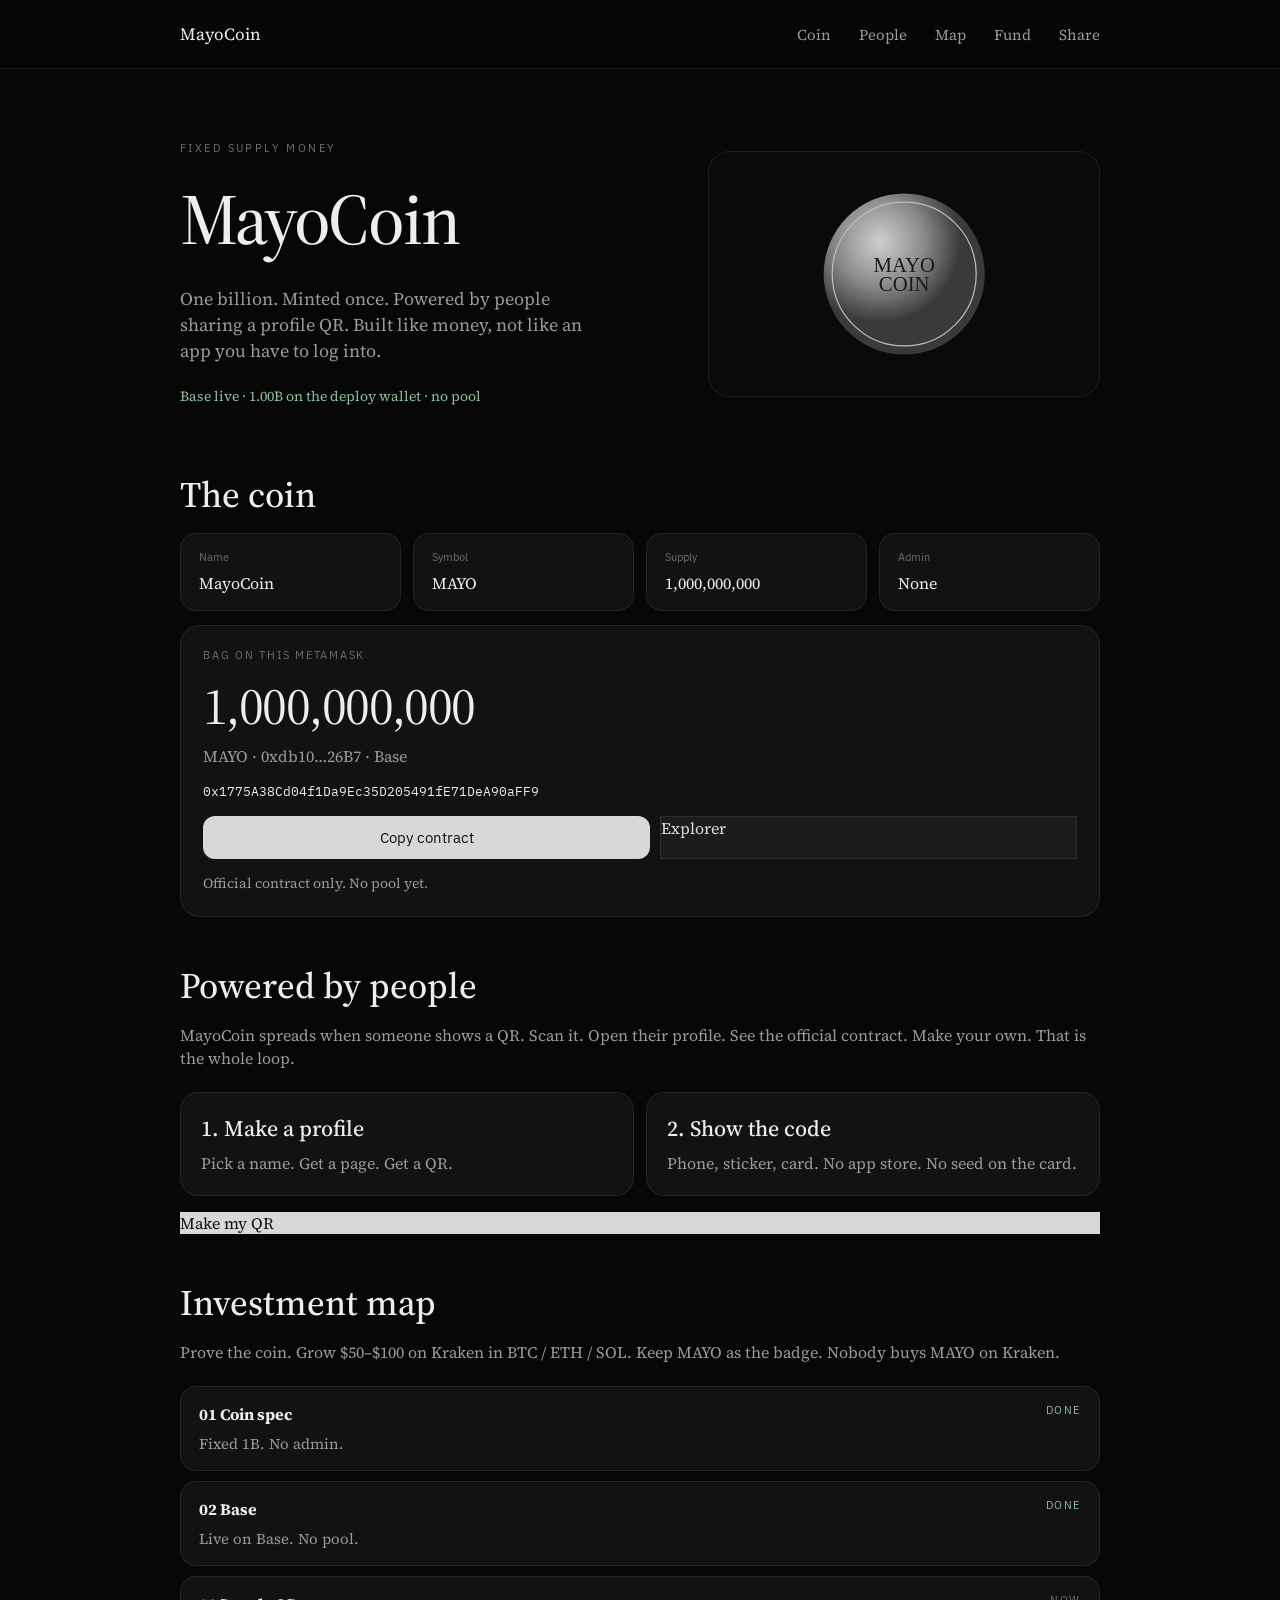
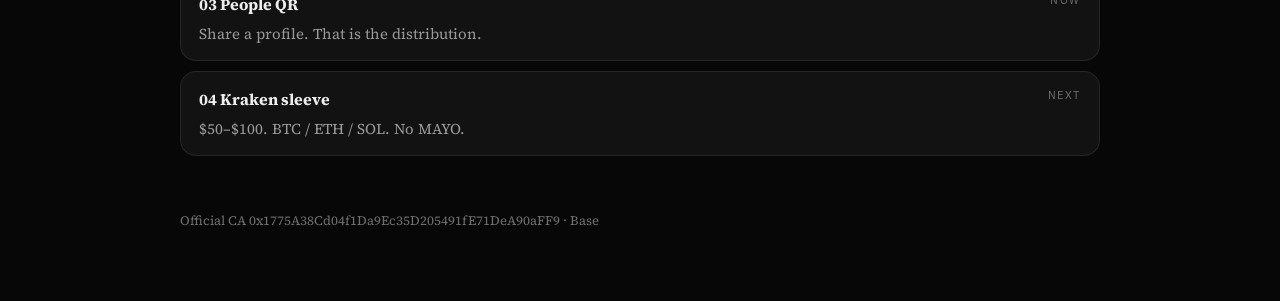
<file: index.html>
<!DOCTYPE html>
<html lang="en">
<head>
  <meta charset="UTF-8" />
  <meta name="viewport" content="width=device-width, initial-scale=1.0" />
  <title>MayoCoin</title>
  <link rel="icon" href="assets/token.svg" />
  <link href="https://fonts.googleapis.com/css2?family=IBM+Plex+Mono:wght@400;500&family=IBM+Plex+Sans:wght@400;500&family=Source+Serif+4:ital,opsz,wght@0,8..60,400;0,8..60,500;1,8..60,400&display=swap" rel="stylesheet" />
  <link rel="stylesheet" href="css/hq.css" />
</head>
<body>
  <header>
    <div class="wrap nav">
      <a class="logo" href="index.html">MayoCoin</a>
      <div class="nav-links">
        <a href="#coin">Coin</a>
        <a href="#people">People</a>
        <a href="#map">Map</a>
        <a href="#fund">Fund</a>
        <a href="share.html">Share</a>
      </div>
    </div>
  </header>
  <div class="wrap hero">
    <div>
      <div class="kicker">Fixed supply money</div>
      <h1>MayoCoin</h1>
      <p class="lede">One billion. Minted once. Powered by people sharing a profile QR. Built like money, not like an app you have to log into.</p>
      <p class="status">Base live · 1.00B on the deploy wallet · no pool</p>
    </div>
    <div class="coin-art" aria-hidden="true">
      <svg viewBox="0 0 640 400" xmlns="http://www.w3.org/2000/svg">
        <defs><radialGradient id="g" cx="35%" cy="30%"><stop offset="0%" stop-color="#cfcfcf"/><stop offset="55%" stop-color="#8a8a8a"/><stop offset="100%" stop-color="#3a3a3a"/></radialGradient></defs>
        <rect width="640" height="400" fill="#0a0a0a"/>
        <circle cx="320" cy="200" r="132" fill="url(#g)"/>
        <circle cx="320" cy="200" r="118" fill="none" stroke="#bdbdbd" stroke-width="2"/>
        <text x="320" y="196" text-anchor="middle" font-family="Times New Roman, serif" font-size="34" fill="#1a1a1a">MAYO</text>
        <text x="320" y="228" text-anchor="middle" font-family="Times New Roman, serif" font-size="34" fill="#1a1a1a">COIN</text>
      </svg>
    </div>
  </div>
  <section id="coin">
    <div class="wrap">
      <h2>The coin</h2>
      <div class="stats">
        <div class="stat"><span>Name</span>MayoCoin</div>
        <div class="stat"><span>Symbol</span>MAYO</div>
        <div class="stat"><span>Supply</span>1,000,000,000</div>
        <div class="stat"><span>Admin</span>None</div>
      </div>
      <div class="bag">
        <div class="label">Bag on this MetaMask</div>
        <div class="qty">1,000,000,000</div>
        <div class="sub">MAYO · 0xdb10…26B7 · Base</div>
        <div class="ca" id="ca">0x1775A38Cd04f1Da9Ec35D205491fE71DeA90aFF9</div>
        <div class="row">
          <button class="btn-light" type="button" id="copy">Copy contract</button>
          <a class="btn-dark" href="https://basescan.org/token/0x1775A38Cd04f1Da9Ec35D205491fE71DeA90aFF9" target="_blank" rel="noopener">Explorer</a>
        </div>
        <p class="note">Official contract only. No pool yet.</p>
      </div>
    </div>
  </section>
  <section id="people">
    <div class="wrap">
      <h2>Powered by people</h2>
      <p class="section-lede">MayoCoin spreads when someone shows a QR. Scan it. Open their profile. See the official contract. Make your own. That is the whole loop.</p>
      <div class="grid-2">
        <div class="panel"><h3>1. Make a profile</h3><p>Pick a name. Get a page. Get a QR.</p></div>
        <div class="panel"><h3>2. Show the code</h3><p>Phone, sticker, card. No app store. No seed on the card.</p></div>
      </div>
      <div class="row" style="margin-top:16px"><a class="btn-light" href="share.html">Make my QR</a></div>
    </div>
  </section>
  <section id="map">
    <div class="wrap">
      <h2>Investment map</h2>
      <p class="section-lede">Prove the coin. Grow $50–$100 on Kraken in BTC / ETH / SOL. Keep MAYO as the badge. Nobody buys MAYO on Kraken.</p>
      <div class="steps">
        <div class="step"><div><b>01 Coin spec</b></div><span class="tag ok">Done</span><p>Fixed 1B. No admin.</p></div>
        <div class="step"><div><b>02 Base</b></div><span class="tag ok">Done</span><p>Live on Base. No pool.</p></div>
        <div class="step"><div><b>03 People QR</b></div><span class="tag">Now</span><p>Share a profile. That is the distribution.</p></div>
        <div class="step"><div><b>04 Kraken sleeve</b></div><span class="tag">Next</span><p>$50–$100. BTC / ETH / SOL. No MAYO.</p></div>
      </div>
    </div>
  </section>
  <footer>
    <div class="wrap">Official CA 0x1775A38Cd04f1Da9Ec35D205491fE71DeA90aFF9 · Base</div>
  </footer>
  <script>
    const ca = "0x1775A38Cd04f1Da9Ec35D205491fE71DeA90aFF9";
    document.getElementById("copy").onclick = async () => {
      try { await navigator.clipboard.writeText(ca); document.getElementById("copy").textContent = "Copied"; setTimeout(() => document.getElementById("copy").textContent = "Copy contract", 1200); } catch (_) {}
    };
  </script>
</body>
</html>
</file>
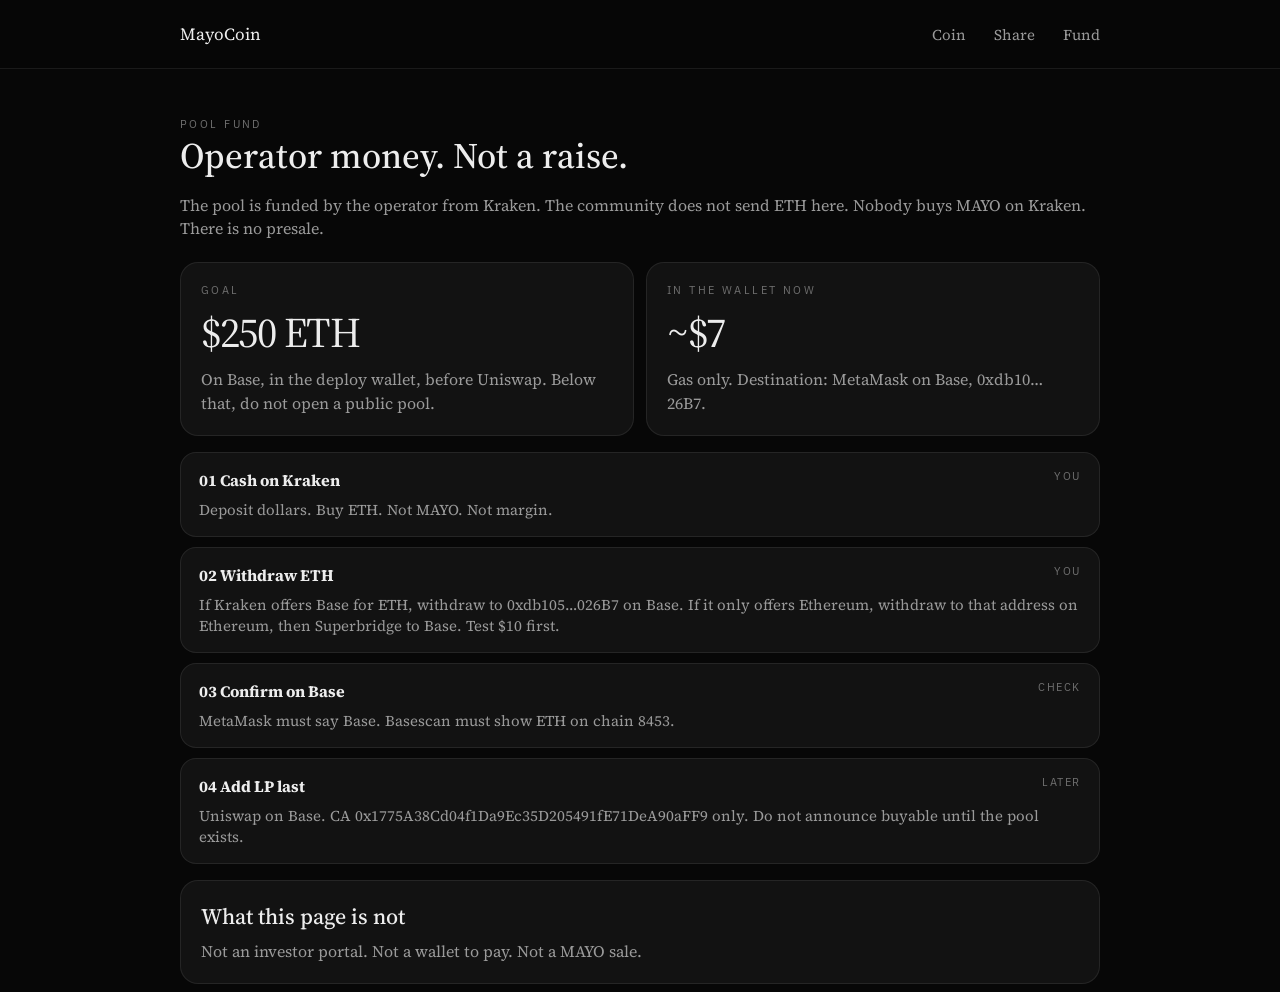
<file: fund.html>
<!DOCTYPE html>
<html lang="en">
<head>
  <meta charset="UTF-8" />
  <meta name="viewport" content="width=device-width, initial-scale=1.0" />
  <title>MayoCoin pool fund</title>
  <link rel="icon" href="assets/token.svg" />
  <link href="https://fonts.googleapis.com/css2?family=IBM+Plex+Mono:wght@400;500&family=IBM+Plex+Sans:wght@400;500&family=Source+Serif+4:opsz,wght@8..60,400;8..60,500&display=swap" rel="stylesheet" />
  <link rel="stylesheet" href="css/hq.css" />
</head>
<body>
  <header>
    <div class="wrap nav">
      <a class="logo" href="index.html">MayoCoin</a>
      <div class="nav-links">
        <a href="index.html#coin">Coin</a>
        <a href="share.html">Share</a>
        <a href="fund.html">Fund</a>
      </div>
    </div>
  </header>
  <section style="padding-top:48px">
    <div class="wrap">
      <div class="kicker">Pool fund</div>
      <h2>Operator money. Not a raise.</h2>
      <p class="section-lede">The pool is funded by the operator from Kraken. The community does not send ETH here. Nobody buys MAYO on Kraken. There is no presale.</p>
      <div class="grid-2">
        <div class="panel"><div class="kicker">Goal</div><div class="big">$250 ETH</div><p>On Base, in the deploy wallet, before Uniswap. Below that, do not open a public pool.</p></div>
        <div class="panel"><div class="kicker">In the wallet now</div><div class="big">~$7</div><p>Gas only. Destination: MetaMask on Base, 0xdb10…26B7.</p></div>
      </div>
      <div class="steps" style="margin-top:16px">
        <div class="step"><div><b>01 Cash on Kraken</b></div><span class="tag">You</span><p>Deposit dollars. Buy ETH. Not MAYO. Not margin.</p></div>
        <div class="step"><div><b>02 Withdraw ETH</b></div><span class="tag">You</span><p>If Kraken offers Base for ETH, withdraw to 0xdb105…026B7 on Base. If it only offers Ethereum, withdraw to that address on Ethereum, then Superbridge to Base. Test $10 first.</p></div>
        <div class="step"><div><b>03 Confirm on Base</b></div><span class="tag">Check</span><p>MetaMask must say Base. Basescan must show ETH on chain 8453.</p></div>
        <div class="step"><div><b>04 Add LP last</b></div><span class="tag">Later</span><p>Uniswap on Base. CA 0x1775A38Cd04f1Da9Ec35D205491fE71DeA90aFF9 only. Do not announce buyable until the pool exists.</p></div>
      </div>
      <div class="panel" style="margin-top:16px"><h3>What this page is not</h3><p>Not an investor portal. Not a wallet to pay. Not a MAYO sale.</p></div>
    </div>
  </section>
</body>
</html>
</file>
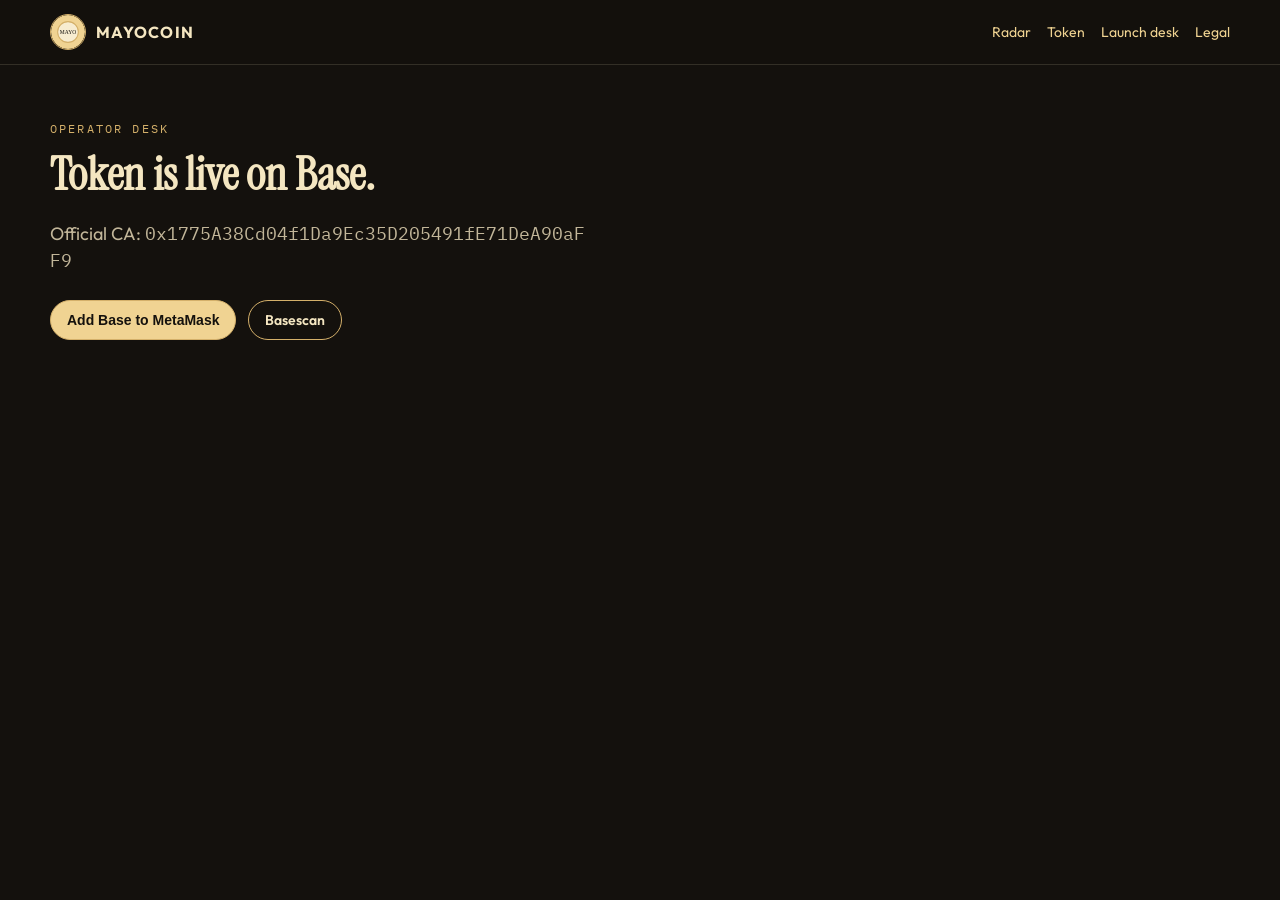
<file: launch.html>
<!DOCTYPE html>
<html lang="en">
<head>
  <meta charset="UTF-8" />
  <meta name="viewport" content="width=device-width, initial-scale=1.0" />
  <title>MayoCoin launch desk</title>
  <link rel="icon" href="assets/token.svg" />
  <link rel="stylesheet" href="css/app.css" />
  <link href="https://fonts.googleapis.com/css2?family=IBM+Plex+Mono:wght@400;500;600&family=Instrument+Serif:ital@0;1&family=Outfit:wght@360;450;560;700&display=swap" rel="stylesheet" />
</head>
<body>
  <header>
    <div class="wrap nav">
      <a class="brand" href="index.html"><img src="assets/token.svg" alt="" />MAYOCOIN</a>
      <div class="nav-links">
        <a href="terminal.html">Radar</a>
        <a href="token.html">Token</a>
        <a href="launch.html">Launch desk</a>
        <a href="legal.html">Legal</a>
      </div>
    </div>
  </header>
  <section style="border-top:0">
    <div class="wrap">
      <div class="kicker">Operator desk</div>
      <h2>Token is live on Base.</h2>
      <p class="lede">Official CA: <span class="mono">0x1775A38Cd04f1Da9Ec35D205491fE71DeA90aFF9</span></p>
      <div class="cta-row">
        <button class="btn" type="button" id="addBaseBtn">Add Base to MetaMask</button>
        <a class="btn ghost" href="https://basescan.org/token/0x1775A38Cd04f1Da9Ec35D205491fE71DeA90aFF9" target="_blank" rel="noopener">Basescan</a>
      </div>
    </div>
  </section>
  <script src="js/config.js"></script>
  <script src="js/wallet.js"></script>
</body>
</html>
</file>
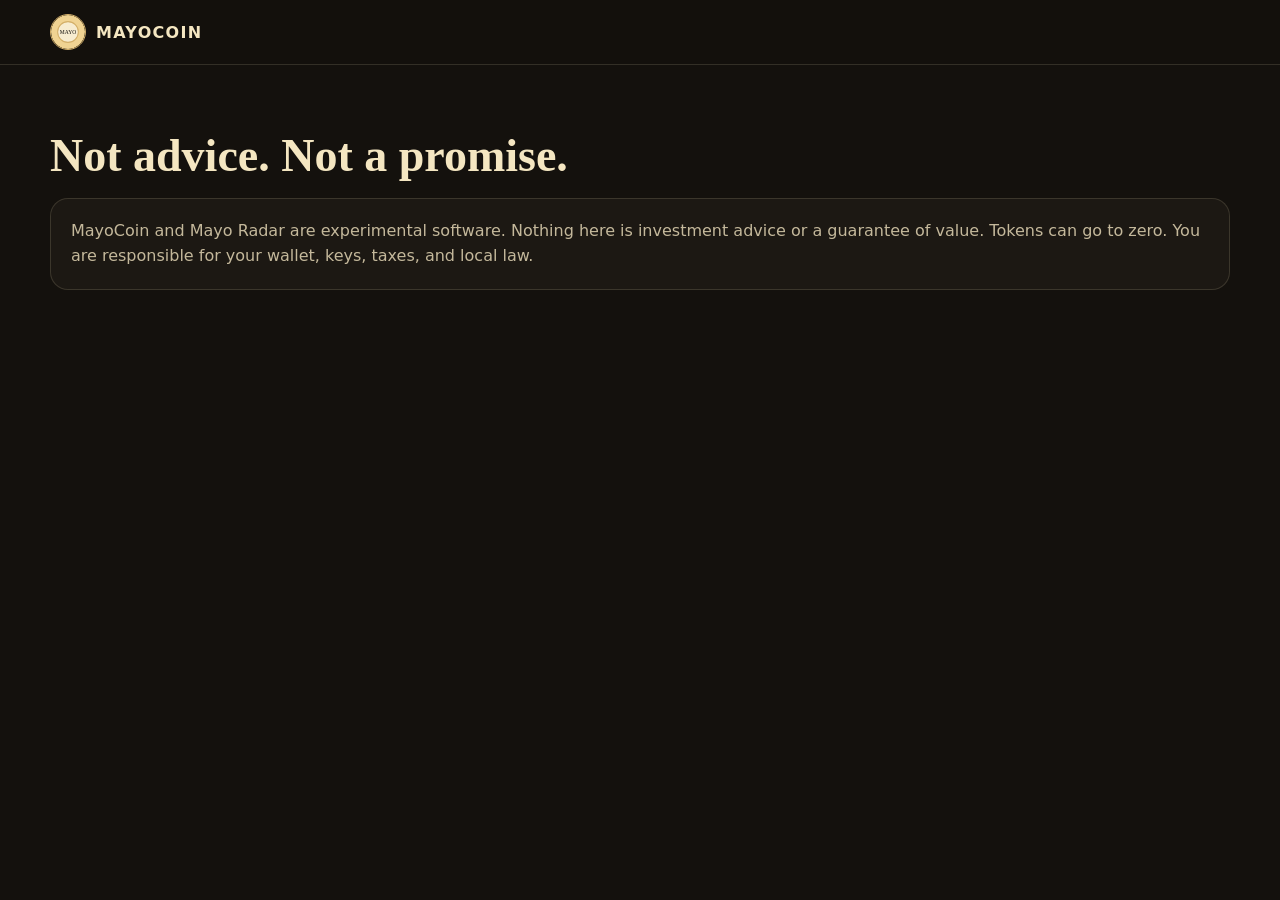
<file: legal.html>
<!DOCTYPE html>
<html lang="en">
<head>
  <meta charset="UTF-8" />
  <meta name="viewport" content="width=device-width, initial-scale=1.0" />
  <title>MayoCoin legal</title>
  <link rel="icon" href="assets/token.svg" />
  <link rel="stylesheet" href="css/app.css" />
</head>
<body>
  <header>
    <div class="wrap nav">
      <a class="brand" href="index.html"><img src="assets/token.svg" alt="" />MAYOCOIN</a>
    </div>
  </header>
  <section style="border-top:0">
    <div class="wrap">
      <h2>Not advice. Not a promise.</h2>
      <div class="card">
        <p>MayoCoin and Mayo Radar are experimental software. Nothing here is investment advice or a guarantee of value. Tokens can go to zero. You are responsible for your wallet, keys, taxes, and local law.</p>
      </div>
    </div>
  </section>
</body>
</html>
</file>
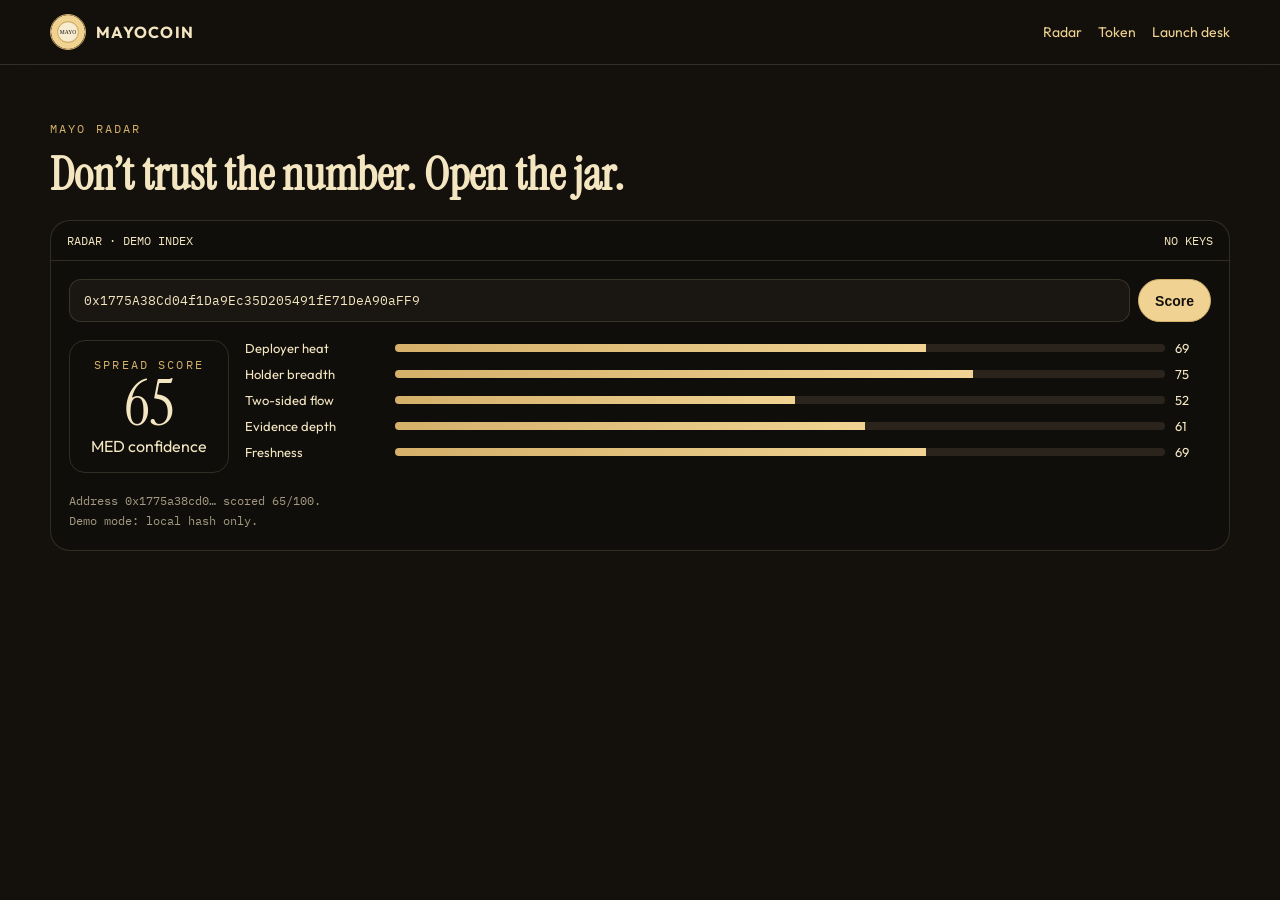
<file: terminal.html>
<!DOCTYPE html>
<html lang="en">
<head>
  <meta charset="UTF-8" />
  <meta name="viewport" content="width=device-width, initial-scale=1.0" />
  <title>Mayo Radar</title>
  <link rel="icon" href="assets/token.svg" />
  <link rel="stylesheet" href="css/app.css" />
  <link href="https://fonts.googleapis.com/css2?family=IBM+Plex+Mono:wght@400;500;600&family=Instrument+Serif:ital@0;1&family=Outfit:wght@360;450;560;700&display=swap" rel="stylesheet" />
</head>
<body>
  <header>
    <div class="wrap nav">
      <a class="brand" href="index.html"><img src="assets/token.svg" alt="" />MAYOCOIN</a>
      <div class="nav-links">
        <a href="terminal.html">Radar</a>
        <a href="token.html">Token</a>
        <a href="launch.html">Launch desk</a>
      </div>
    </div>
  </header>
  <section style="border-top:0">
    <div class="wrap">
      <div class="kicker">Mayo Radar</div>
      <h2>Don’t trust the number. Open the jar.</h2>
      <div class="terminal">
        <div class="term-bar"><span>RADAR · DEMO INDEX</span><span>NO KEYS</span></div>
        <div class="term-body">
          <div class="search-row">
            <input id="addr" type="text" placeholder="Paste a token or wallet address" value="0x1775A38Cd04f1Da9Ec35D205491fE71DeA90aFF9" />
            <button class="btn" id="scoreBtn" type="button">Score</button>
          </div>
          <div class="score-board">
            <div class="score-big">
              <div class="kicker">Spread score</div>
              <div class="score-num" id="scoreNum">—</div>
              <div id="confidence">waiting</div>
            </div>
            <div class="bars" id="bars"></div>
          </div>
          <div class="log" id="logBox"></div>
        </div>
      </div>
    </div>
  </section>
  <script src="js/config.js"></script>
  <script src="js/app.js"></script>
  <script src="js/radar.js"></script>
</body>
</html>
</file>
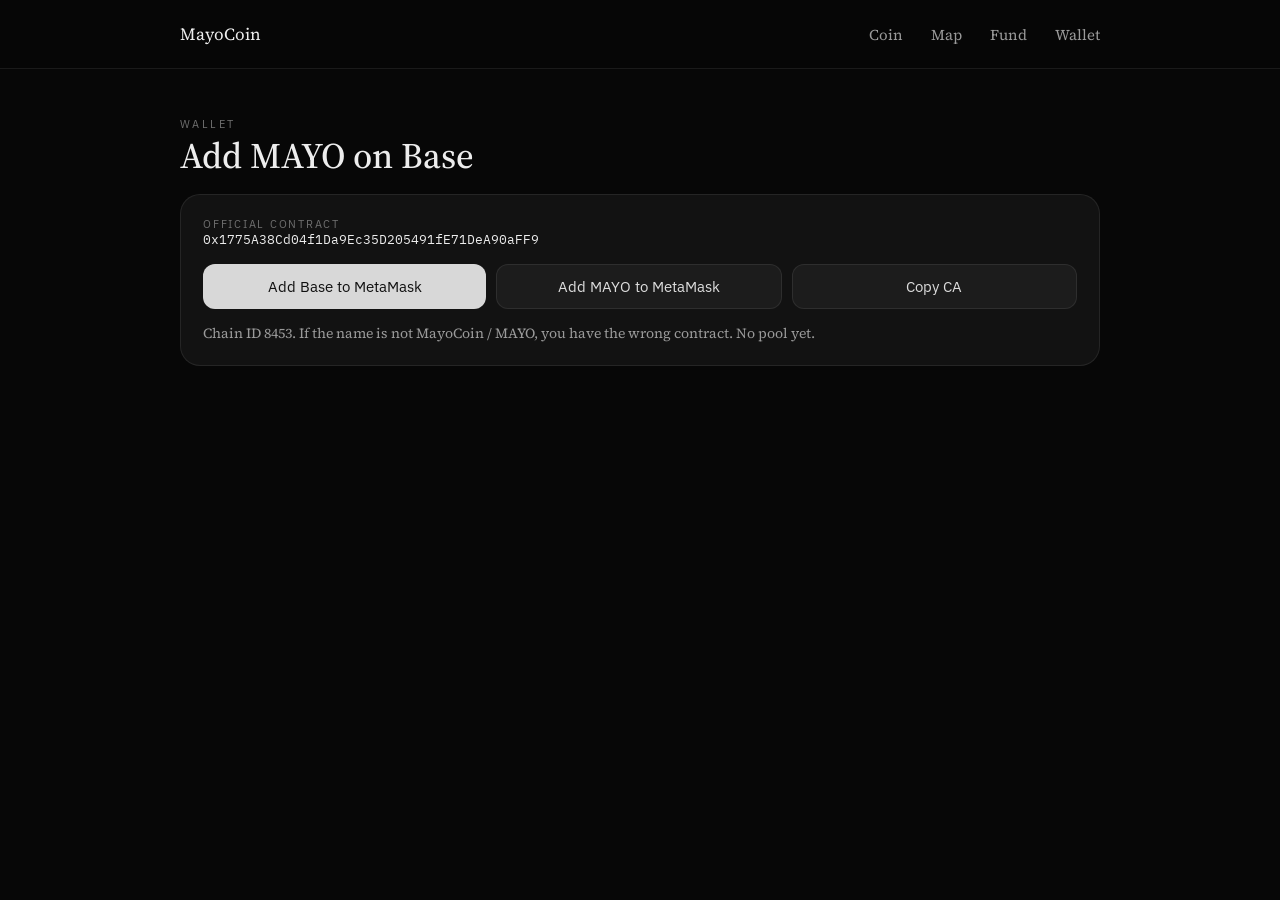
<file: token.html>
<!DOCTYPE html>
<html lang="en">
<head>
  <meta charset="UTF-8" />
  <meta name="viewport" content="width=device-width, initial-scale=1.0" />
  <title>MayoCoin wallet</title>
  <link rel="icon" href="assets/token.svg" />
  <link href="https://fonts.googleapis.com/css2?family=IBM+Plex+Mono:wght@400;500&family=IBM+Plex+Sans:wght@400;500&family=Source+Serif+4:opsz,wght@8..60,400;8..60,500&display=swap" rel="stylesheet" />
  <link rel="stylesheet" href="css/hq.css" />
</head>
<body>
  <header>
    <div class="wrap nav">
      <a class="logo" href="index.html">MayoCoin</a>
      <div class="nav-links">
        <a href="index.html#coin">Coin</a>
        <a href="index.html#map">Map</a>
        <a href="index.html#fund">Fund</a>
        <a href="token.html">Wallet</a>
      </div>
    </div>
  </header>
  <section style="padding-top:48px">
    <div class="wrap">
      <div class="kicker">Wallet</div>
      <h2>Add MAYO on Base</h2>
      <div class="bag">
        <div class="label">Official contract</div>
        <div class="ca" data-ca>0x1775A38Cd04f1Da9Ec35D205491fE71DeA90aFF9</div>
        <div class="row">
          <button class="btn-light" type="button" id="addBaseBtn">Add Base to MetaMask</button>
          <button class="btn-dark" type="button" id="addTokenBtn">Add MAYO to MetaMask</button>
          <button class="btn-dark" type="button" data-copy-ca>Copy CA</button>
        </div>
        <p class="note">Chain ID 8453. If the name is not MayoCoin / MAYO, you have the wrong contract. No pool yet.</p>
      </div>
    </div>
  </section>
  <script src="js/config.js"></script>
  <script src="js/app.js"></script>
  <script src="js/wallet.js"></script>
</body>
</html>
</file>
<file: css/hq.css>
:root {
  --bg: #070707;
  --panel: #121212;
  --line: rgba(255,255,255,.08);
  --text: #ededed;
  --muted: #9a9a9a;
  --dim: #6f6f6f;
  --ok: #8fbf9a;
}
* { box-sizing: border-box; margin: 0; padding: 0; }
html { scroll-behavior: smooth; }
body { background: var(--bg); color: var(--text); font-family: "Source Serif 4", Georgia, serif; min-height: 100vh; }
a { color: inherit; text-decoration: none; }
.wrap { width: min(920px, calc(100% - 48px)); margin: 0 auto; }
header { position: sticky; top: 0; z-index: 20; background: rgba(7,7,7,.92); border-bottom: 1px solid var(--line); backdrop-filter: blur(16px); }
.nav { display: flex; align-items: center; justify-content: space-between; padding: 22px 0; }
.logo { font-size: 17px; }
.nav-links { display: flex; gap: 28px; color: var(--muted); font-size: 15px; }
.hero { padding: 72px 0 28px; display: grid; grid-template-columns: 1.1fr .9fr; gap: 48px; align-items: center; }
.kicker { font-family: "IBM Plex Sans", system-ui, sans-serif; font-size: 11px; letter-spacing: .22em; text-transform: uppercase; color: var(--dim); }
h1 { font-size: clamp(48px, 7vw, 72px); font-weight: 500; letter-spacing: -0.03em; margin: 14px 0 18px; }
.lede { color: var(--muted); font-size: 18px; line-height: 1.45; max-width: 420px; }
.status { margin-top: 22px; color: var(--ok); font-size: 14px; }
.coin-art { background: #0c0c0c; border-radius: 22px; overflow: hidden; border: 1px solid var(--line); }
.coin-art svg { width: 100%; display: block; }
section { padding: 36px 0 8px; }
h2 { font-size: 36px; font-weight: 500; margin-bottom: 14px; }
.section-lede { color: var(--muted); margin-bottom: 22px; line-height: 1.45; }
.stats { display: grid; grid-template-columns: repeat(4, 1fr); gap: 12px; }
.stat { background: var(--panel); border: 1px solid var(--line); border-radius: 16px; padding: 16px 18px; }
.stat span { display: block; font-family: "IBM Plex Sans", system-ui, sans-serif; font-size: 11px; color: var(--dim); margin-bottom: 8px; }
.bag { margin-top: 14px; background: var(--panel); border: 1px solid var(--line); border-radius: 20px; padding: 22px; }
.bag .label { font-family: "IBM Plex Sans", system-ui, sans-serif; font-size: 11px; letter-spacing: .16em; text-transform: uppercase; color: var(--dim); }
.bag .qty { font-size: clamp(36px, 6vw, 52px); letter-spacing: -0.03em; margin: 8px 0 4px; }
.bag .sub { color: var(--muted); margin-bottom: 16px; }
.ca { font-family: "IBM Plex Mono", ui-monospace, monospace; font-size: 13px; word-break: break-all; margin-bottom: 16px; }
.row { display: flex; gap: 10px; flex-wrap: wrap; }
button, .btn { appearance: none; border: 0; cursor: pointer; border-radius: 12px; padding: 12px 16px; font-size: 15px; font-family: "IBM Plex Sans", system-ui, sans-serif; }
.btn-light { background: #d8d8d8; color: #111; flex: 1; min-width: 160px; }
.btn-dark { background: #1c1c1c; color: #ddd; border: 1px solid var(--line); flex: 1; min-width: 160px; }
.note { margin-top: 14px; color: var(--muted); font-size: 14px; line-height: 1.45; }
.steps { display: flex; flex-direction: column; gap: 10px; }
.step { background: var(--panel); border: 1px solid var(--line); border-radius: 16px; padding: 16px 18px; display: grid; grid-template-columns: 1fr auto; gap: 8px; }
.step p { color: var(--muted); font-size: 15px; grid-column: 1 / -1; }
.tag { font-family: "IBM Plex Sans", system-ui, sans-serif; font-size: 11px; letter-spacing: .14em; text-transform: uppercase; color: var(--dim); }
.tag.ok { color: var(--ok); }
.grid-2 { display: grid; grid-template-columns: 1fr 1fr; gap: 12px; }
.panel { background: var(--panel); border: 1px solid var(--line); border-radius: 18px; padding: 20px; }
.panel h3 { font-size: 22px; font-weight: 500; margin-bottom: 8px; }
.panel p { color: var(--muted); line-height: 1.5; }
.big { font-size: 42px; letter-spacing: -0.03em; margin: 6px 0; }
footer { padding: 48px 0 72px; color: var(--dim); font-size: 13px; }
@media (max-width: 800px) { .hero, .stats, .grid-2 { grid-template-columns: 1fr; } }
</file>
<file: css/app.css>
:root {
  --cream: #f4e6c1;
  --mayo: #f7ecd0;
  --gold: #d4b06a;
  --gold-2: #f0d392;
  --ink: #14110d;
  --paper: #1c1813;
  --line: rgba(244, 230, 193, 0.14);
  --good: #8fbf7a;
  --warn: #d9a441;
}
* { box-sizing: border-box; margin: 0; padding: 0; }
html, body { background: var(--ink); color: var(--cream); font-family: Outfit, system-ui, sans-serif; }
body { min-height: 100vh; }
a { color: var(--gold-2); text-decoration: none; }
.wrap { width: min(1180px, calc(100% - 32px)); margin: 0 auto; }
header { position: sticky; top: 0; z-index: 20; backdrop-filter: blur(16px); background: rgba(20, 17, 13, 0.72); border-bottom: 1px solid var(--line); }
.nav { display: flex; align-items: center; justify-content: space-between; padding: 14px 0; gap: 16px; }
.brand { display: flex; align-items: center; gap: 10px; font-weight: 700; letter-spacing: 0.08em; color: var(--cream); }
.brand img { width: 36px; height: 36px; border-radius: 50%; object-fit: cover; border: 1px solid var(--gold); }
.nav-links { display: flex; gap: 16px; font-size: 14px; color: rgba(244,230,193,.75); flex-wrap: wrap; }
.btn { display: inline-flex; align-items: center; justify-content: center; border: 1px solid var(--gold); color: var(--ink); background: var(--gold-2); padding: 10px 16px; border-radius: 999px; font-weight: 600; font-size: 14px; cursor: pointer; }
.btn.ghost { background: transparent; color: var(--cream); }
.hero { padding: 54px 0 28px; }
.hero-grid { display: grid; grid-template-columns: 1.15fr .85fr; gap: 40px; align-items: center; }
.kicker { font-family: "IBM Plex Mono", monospace; font-size: 12px; letter-spacing: .18em; color: var(--gold); text-transform: uppercase; }
h1 { font-family: "Instrument Serif", serif; font-size: clamp(42px, 7vw, 84px); line-height: .92; margin: 12px 0 18px; }
h1 em { font-style: italic; color: var(--gold-2); }
.lede { font-size: 18px; max-width: 540px; color: rgba(244,230,193,.78); line-height: 1.5; }
.cta-row { display: flex; gap: 12px; margin-top: 26px; flex-wrap: wrap; }
.mascot-card { background: radial-gradient(circle at 50% 20%, #3a3226, #14110d 70%); border: 1px solid var(--line); border-radius: 28px; overflow: hidden; }
.mascot-card img { width: 100%; display: block; max-height: 560px; object-fit: cover; }
.cap { padding: 14px 18px 18px; font-family: "IBM Plex Mono", monospace; font-size: 12px; color: rgba(244,230,193,.6); }
section { padding: 56px 0; border-top: 1px solid var(--line); }
h2 { font-family: "Instrument Serif", serif; font-size: clamp(28px, 4vw, 46px); margin: 8px 0 16px; }
.grid-3, .grid-2 { display: grid; gap: 16px; }
.grid-3 { grid-template-columns: repeat(3, 1fr); }
.grid-2 { grid-template-columns: 1fr 1fr; }
.card { background: var(--paper); border: 1px solid var(--line); border-radius: 18px; padding: 20px; }
.card p, p { color: rgba(244,230,193,.78); line-height: 1.55; }
.terminal { background: #100e0b; border: 1px solid var(--line); border-radius: 20px; overflow: hidden; }
.term-bar { display: flex; justify-content: space-between; align-items: center; padding: 12px 16px; border-bottom: 1px solid var(--line); font-family: "IBM Plex Mono", monospace; font-size: 12px; }
.term-body { padding: 18px; }
.search-row { display: flex; gap: 8px; }
input[type="text"] { flex: 1; width: 100%; background: #1a1611; border: 1px solid var(--line); color: var(--cream); padding: 12px 14px; border-radius: 12px; font-family: "IBM Plex Mono", monospace; font-size: 13px; }
.score-board { display: grid; grid-template-columns: 160px 1fr; gap: 16px; margin-top: 18px; }
.score-big { border: 1px solid var(--line); border-radius: 16px; padding: 16px; text-align: center; }
.score-num { font-family: "Instrument Serif", serif; font-size: 64px; line-height: 1; }
.bars { display: flex; flex-direction: column; gap: 10px; }
.bar-row { display: grid; grid-template-columns: 140px 1fr 36px; gap: 10px; align-items: center; font-size: 13px; }
.track { height: 8px; background: #2a241c; border-radius: 99px; overflow: hidden; }
.fill { height: 100%; background: linear-gradient(90deg, var(--gold), var(--gold-2)); }
.log { margin-top: 18px; font-family: "IBM Plex Mono", monospace; font-size: 12px; color: rgba(244,230,193,.65); line-height: 1.7; }
table { width: 100%; border-collapse: collapse; font-size: 14px; }
th, td { text-align: left; padding: 12px 8px; border-bottom: 1px solid var(--line); }
th { font-family: "IBM Plex Mono", monospace; font-size: 11px; letter-spacing: .12em; color: var(--gold); text-transform: uppercase; }
.pill { display: inline-block; padding: 3px 8px; border-radius: 99px; font-size: 11px; border: 1px solid var(--line); }
.live { color: var(--good); }
.banner { border: 1px solid var(--line); border-radius: 16px; padding: 14px 16px; display: flex; justify-content: space-between; gap: 12px; align-items: center; flex-wrap: wrap; font-family: "IBM Plex Mono", monospace; font-size: 13px; }
.banner.hot { border-color: var(--gold); }
.check { list-style: none; display: flex; flex-direction: column; gap: 10px; }
.check li { display: flex; gap: 10px; align-items: flex-start; background: var(--paper); border: 1px solid var(--line); border-radius: 12px; padding: 12px; }
footer { padding: 28px 0 48px; color: rgba(244,230,193,.5); font-size: 13px; border-top: 1px solid var(--line); }
.mono { font-family: "IBM Plex Mono", monospace; word-break: break-all; }
.hidden { display: none !important; }
@media (max-width: 860px) {
  .hero-grid, .grid-3, .grid-2, .score-board { grid-template-columns: 1fr; }
  .nav-links { display: none; }
}
</file>
